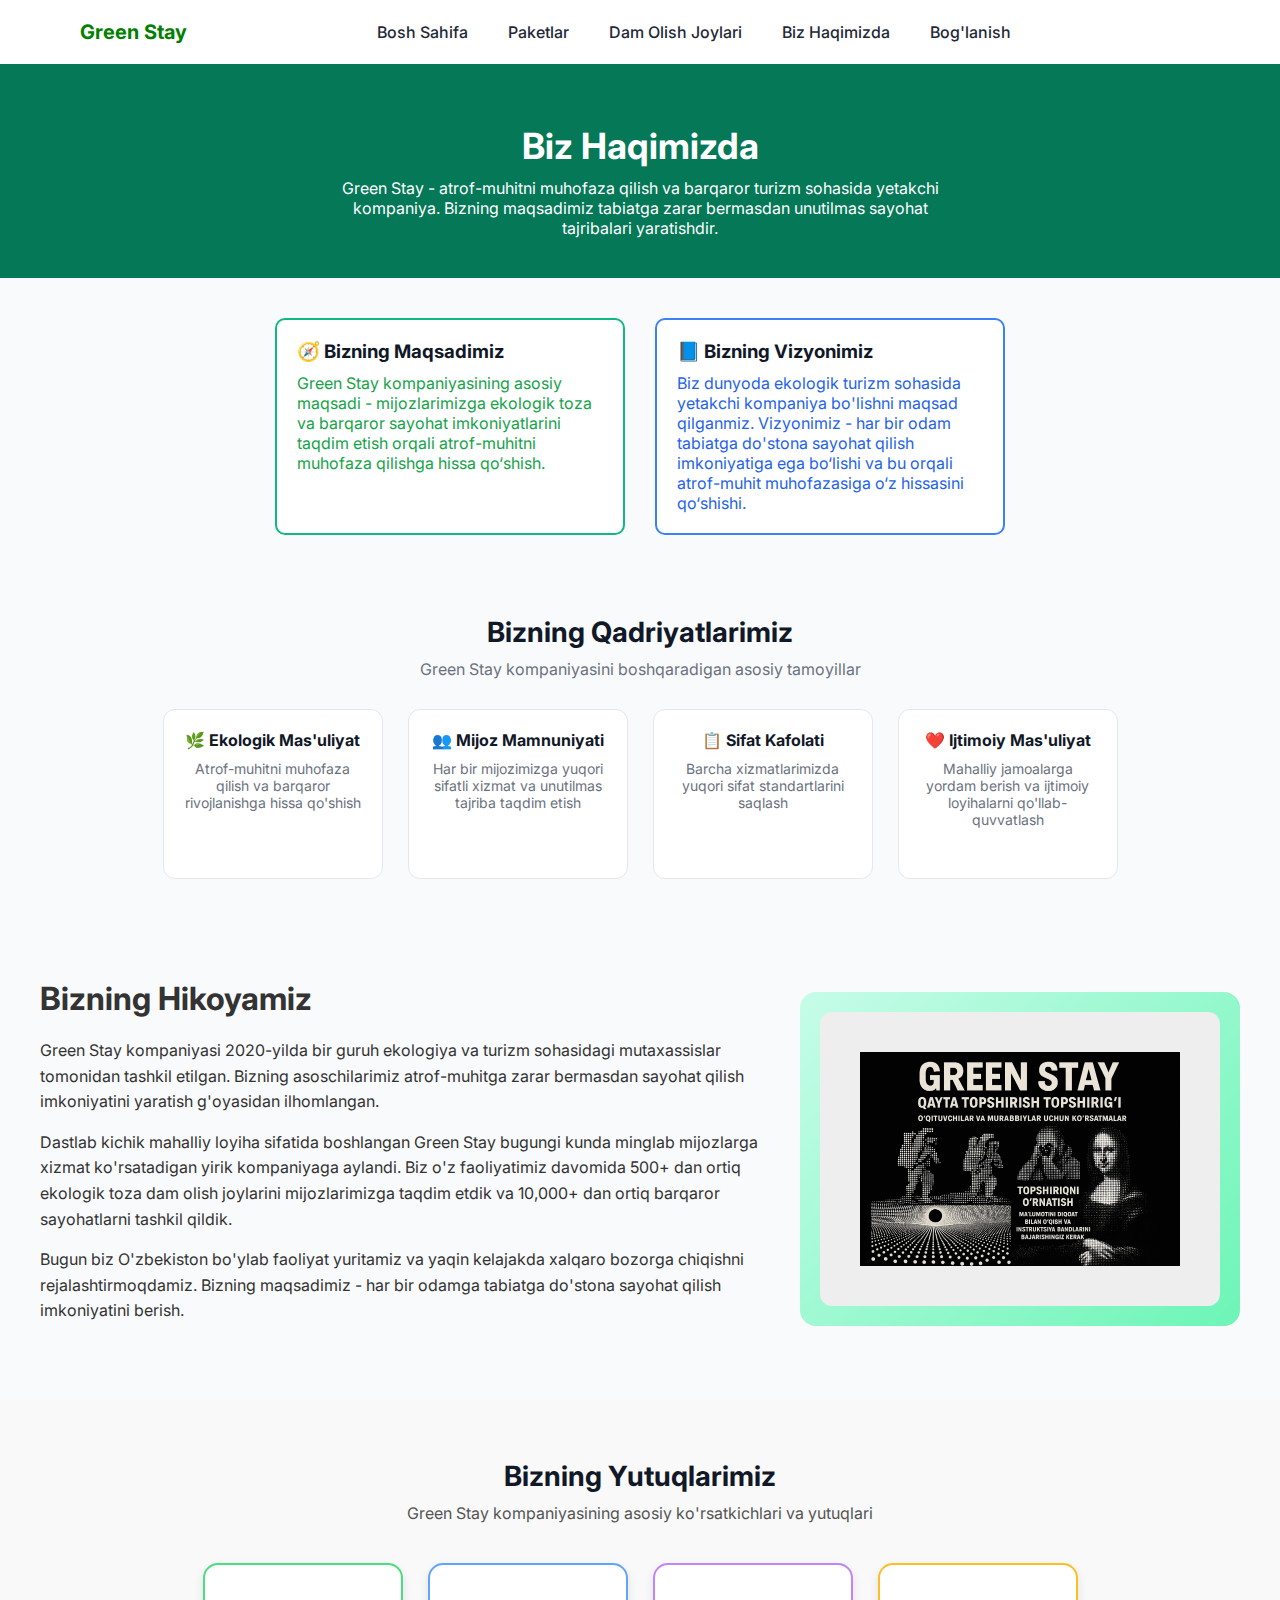
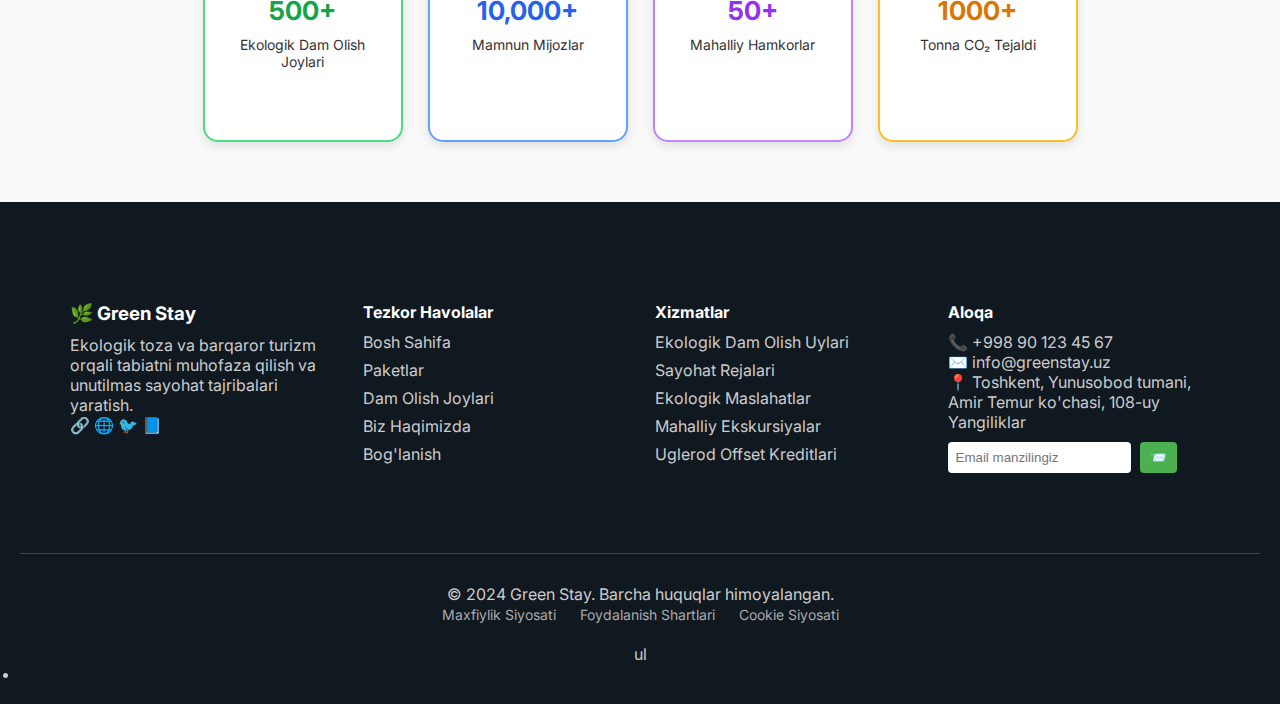
<file: about.html>
<!DOCTYPE html>
<html lang="uz">
<head>
  <meta charset="UTF-8">
  <meta name="viewport" content="width=device-width, initial-scale=1.0">
  <title>Biz Haqimizda - Green Stay</title>
  <link rel="stylesheet" href="about.css">
  <link rel="preconnect" href="https://fonts.googleapis.com">
  <link href="https://fonts.googleapis.com/css2?family=Inter:wght@400;600;700&display=swap" rel="stylesheet">
</head>
<body>

  <nav class="nav-container">
    <div class="nav-inner">
      <div class="logo">Green Stay</div>
      <ul class="nav-menu">
        <li><a href="index.html">Bosh Sahifa</a></li>
        <li><a href="paketlar.html">Paketlar</a></li>
        <li><a href="dam-ol-joy.html">Dam Olish Joylari</a></li>
        <li><a href="about.html">Biz Haqimizda</a></li>
        <li><a href="contact.html">Bog'lanish</a></li>
      </ul>
    </div>
  </nav>



  <header class="hero">
    <h1>Biz Haqimizda</h1>
    <p>Green Stay - atrof-muhitni muhofaza qilish va barqaror turizm sohasida yetakchi kompaniya. Bizning maqsadimiz tabiatga zarar bermasdan unutilmas sayohat tajribalari yaratishdir.</p>
  </header>

  <section class="intro-cards">
    <div class="intro-card green">
      <h3>🧭 Bizning Maqsadimiz</h3>
      <p>Green Stay kompaniyasining asosiy maqsadi - mijozlarimizga ekologik toza va barqaror sayohat imkoniyatlarini taqdim etish orqali atrof-muhitni muhofaza qilishga hissa qo‘shish.</p>
    </div>
    <div class="intro-card blue">
      <h3>📘 Bizning Vizyonimiz</h3>
      <p>Biz dunyoda ekologik turizm sohasida yetakchi kompaniya bo'lishni maqsad qilganmiz. Vizyonimiz - har bir odam tabiatga do'stona sayohat qilish imkoniyatiga ega bo‘lishi va bu orqali atrof-muhit muhofazasiga o‘z hissasini qo‘shishi.</p>
    </div>
  </section>

  <section class="values">
    <h2>Bizning Qadriyatlarimiz</h2>
    <p>Green Stay kompaniyasini boshqaradigan asosiy tamoyillar</p>
    <div class="value-grid">
      <div class="value-card">
        <h4>🌿 Ekologik Mas'uliyat</h4>
        <p>Atrof-muhitni muhofaza qilish va barqaror rivojlanishga hissa qo'shish</p>
      </div>
      <div class="value-card">
        <h4>👥 Mijoz Mamnuniyati</h4>
        <p>Har bir mijozimizga yuqori sifatli xizmat va unutilmas tajriba taqdim etish</p>
      </div>
      <div class="value-card">
        <h4>📋 Sifat Kafolati</h4>
        <p>Barcha xizmatlarimizda yuqori sifat standartlarini saqlash</p>
      </div>
      <div class="value-card">
        <h4>❤️ Ijtimoiy Mas'uliyat</h4>
        <p>Mahalliy jamoalarga yordam berish va ijtimoiy loyihalarni qo'llab-quvvatlash</p>
      </div>
    </div>
  </section>

  <section class="story-sectain">
    <div class="contain">
      <div class="text-contain">
        <h2>Bizning Hikoyamiz</h2>
        <p>
          Green Stay kompaniyasi 2020-yilda bir guruh ekologiya va turizm sohasidagi mutaxassislar tomonidan tashkil etilgan. Bizning asoschilarimiz atrof-muhitga zarar bermasdan sayohat qilish imkoniyatini yaratish g'oyasidan ilhomlangan.
        </p>
        <p>
          Dastlab kichik mahalliy loyiha sifatida boshlangan Green Stay bugungi kunda minglab mijozlarga xizmat ko'rsatadigan yirik kompaniyaga aylandi. Biz o'z faoliyatimiz davomida 500+ dan ortiq ekologik toza dam olish joylarini mijozlarimizga taqdim etdik va 10,000+ dan ortiq barqaror sayohatlarni tashkil qildik.
        </p>
        <p>
          Bugun biz O'zbekiston bo'ylab faoliyat yuritamiz va yaqin kelajakda xalqaro bozorga chiqishni rejalashtirmoqdamiz. Bizning maqsadimiz - har bir odamga tabiatga do'stona sayohat qilish imkoniyatini berish.
        </p>
      </div>
      <div class="image-contain">
        <div class="image-box">
          <img src="9.jpg" alt="Bizning Hikoyamiz">
        </div>
      </div>
    </div>
  </section>

    <section class="stats-section">
        <h2>Bizning Yutuqlarimiz</h2>
        <p>Green Stay kompaniyasining asosiy ko'rsatkichlari va yutuqlari</p>
        <div class="stats-grid">
            <div class="stat-box green">
                <h3>500+</h3>
                <p>Ekologik Dam Olish Joylari</p>
            </div>
            <div class="stat-box blue">
                <h3>10,000+</h3>
                <p>Mamnun Mijozlar</p>
            </div>
            <div class="stat-box purple">
                <h3>50+</h3>
                <p>Mahalliy Hamkorlar</p>
            </div>
            <div class="stat-box orange">
                <h3>1000+</h3>
                <p>Tonna CO₂ Tejaldi</p>
            </div>
        </div>
    </section>

  <footer>
    <div class="container footer-container">
      <div class="footer-col">
        <h3>🌿 Green Stay</h3>
        <p>Ekologik toza va barqaror turizm orqali tabiatni muhofaza qilish va unutilmas sayohat tajribalari yaratish.</p>
        <div class="social-icons">🔗 🌐 🐦 📘</div>
      </div>
      <div class="footer-col">
        <h4>Tezkor Havolalar</h4>
        <ul>
          <li><a href="index.html">Bosh Sahifa</a></li>
          <li><a href="paketlar.html">Paketlar</a></li>
          <li><a href="dam-ol-joy.html">Dam Olish Joylari</a></li>
          <li><a href="about.html">Biz Haqimizda</a></li>
          <li><a href="contact.html">Bog'lanish</a></li>
        </ul>
      </div>
      <div class="footer-col">
        <h4>Xizmatlar</h4>
        <ul>
          <li><a href="#">Ekologik Dam Olish Uylari</a></li>
          <li><a href="#">Sayohat Rejalari</a></li>
          <li><a href="#">Ekologik Maslahatlar</a></li>
          <li><a href="#">Mahalliy Ekskursiyalar</a></li>
          <li><a href="#">Uglerod Offset Kreditlari</a></li>
        </ul>
      </div>
      <div class="footer-col">
        <h4>Aloqa</h4>
        <p>📞 +998 90 123 45 67</p>
        <p>✉️ info@greenstay.uz</p>     
        <p>📍 Toshkent, Yunusobod tumani, Amir Temur ko'chasi, 108-uy</p>
        <form class="newsletter">
          <label>Yangiliklar</label>
          <input type="email" placeholder="Email manzilingiz">
          <button type="submit">📨</button>
        </form>
      </div>
    </div>
    <div class="footer-bottom">
      <p>© 2024 Green Stay. Barcha huquqlar himoyalangan.</p>
      <div class="footer-links">
        <a href="#">Maxfiylik Siyosati</a>
        <a href="#">Foydalanish Shartlari</a>
        <a href="#">Cookie Siyosati</a>
      </div>
      <body>
        <br>ul
        <li></li>
      </body>
    </div>
  </footer>
</body>
</html>
</file>
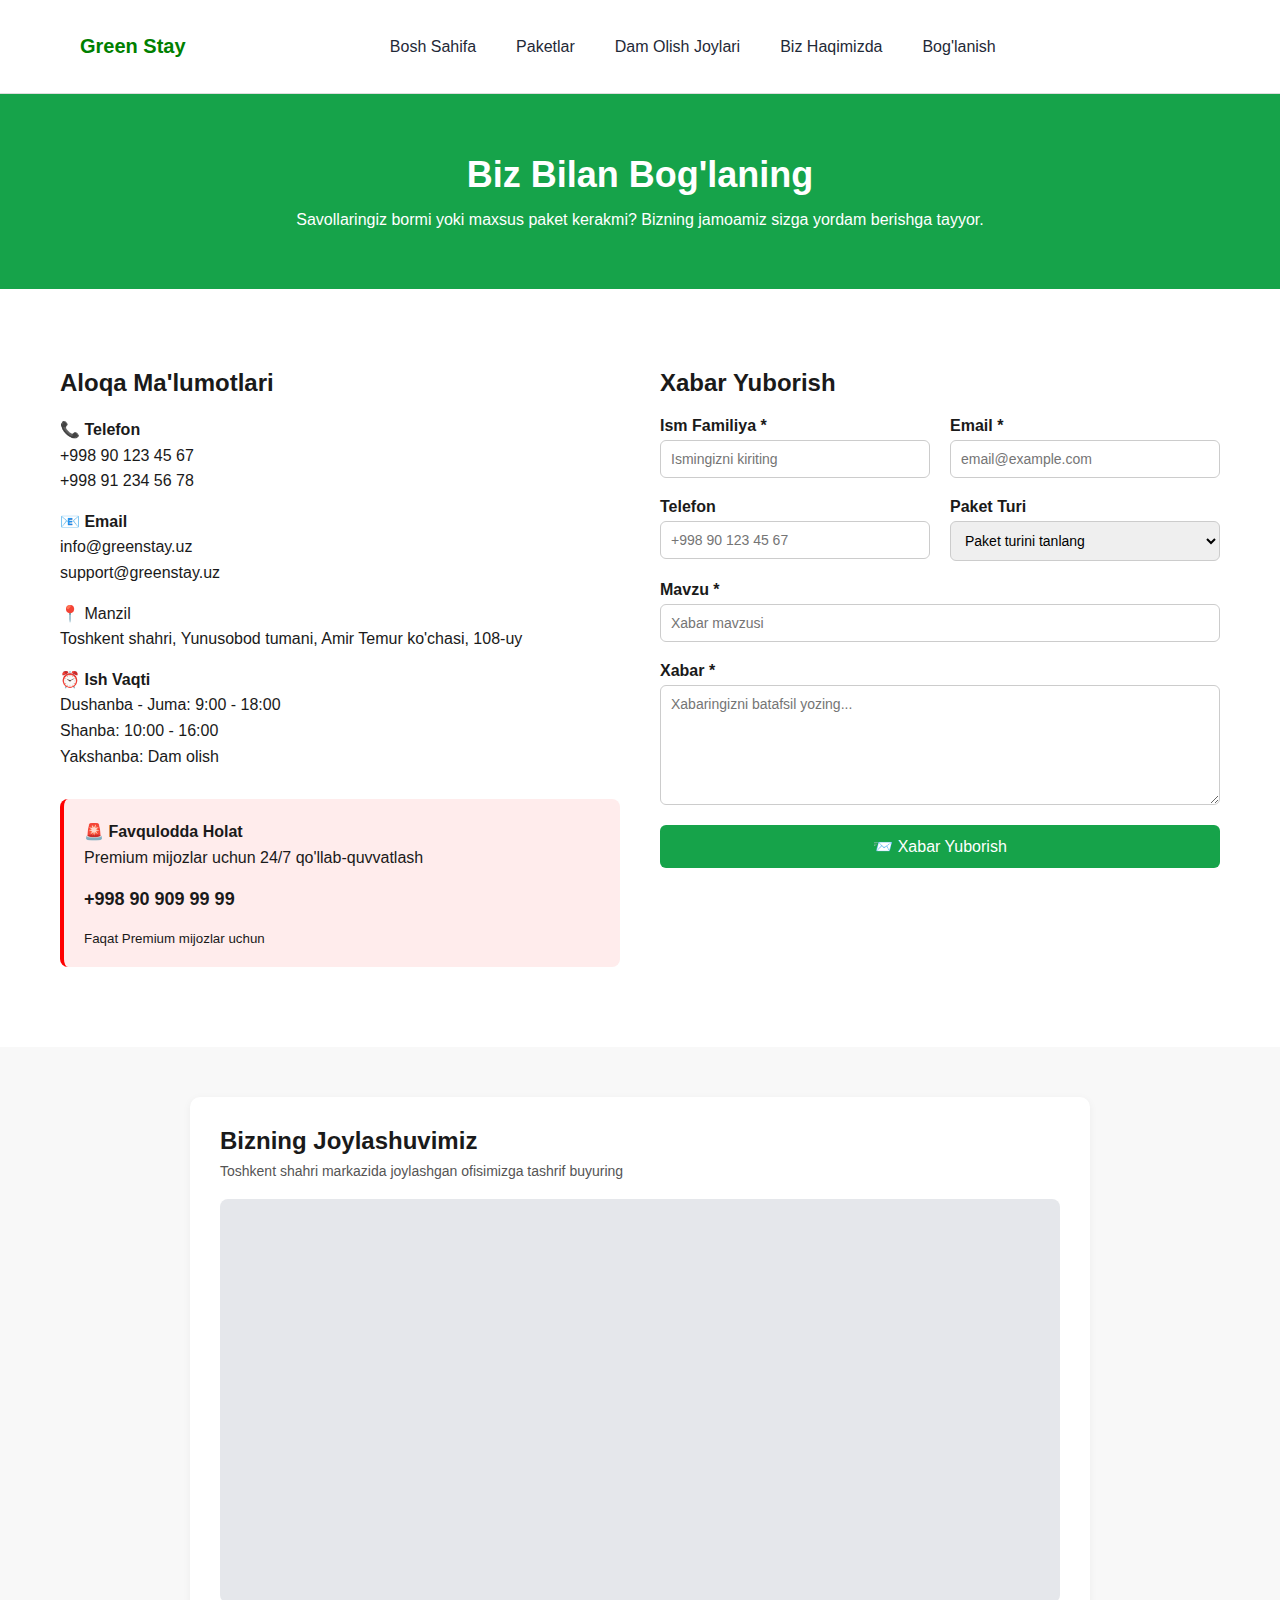
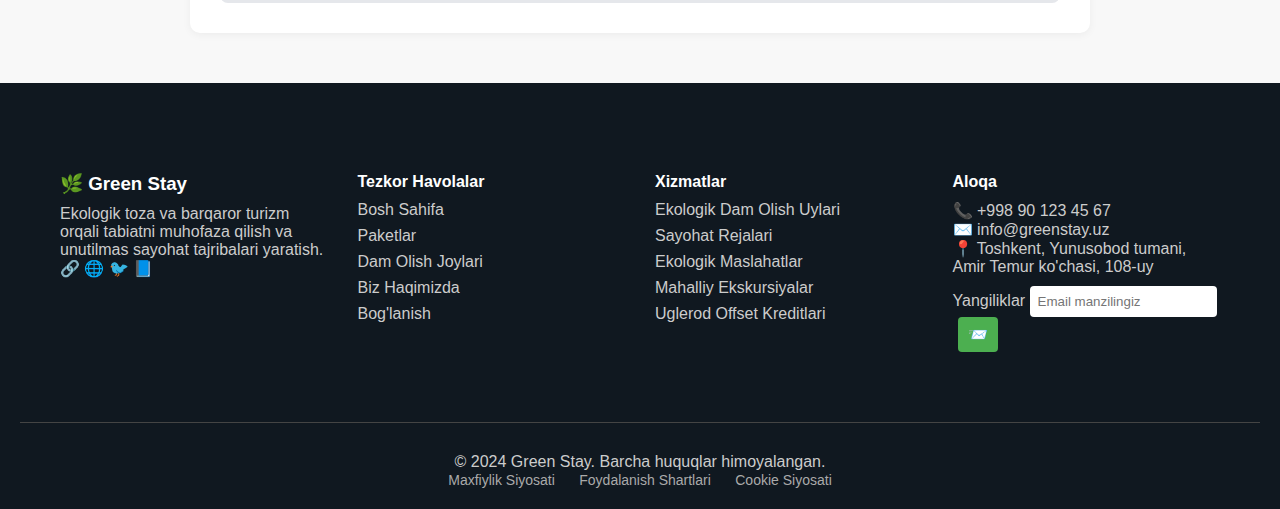
<file: contact.html>
<!DOCTYPE html>
<html lang="uz">
<head>
    <meta charset="UTF-8">
    <title>Biz bilan bog'laning - Green Stay</title>
    <link rel="stylesheet" href="contact.css">
</head>
<body>
    <header class="header">
        <nav class="nav-container">
            <div class="nav-inner">
            <div class="logo">Green Stay</div>
            <ul class="nav-menu">
                <li><a href="index.html">Bosh Sahifa</a></li>
                <li><a href="paketlar.html">Paketlar</a></li>
                <li><a href="dam-ol-joy.html">Dam Olish Joylari</a></li>
                <li><a href="about.html">Biz Haqimizda</a></li>
                <li><a href="contact.html">Bog'lanish</a></li>
            </ul>
            </div>
        </nav>
    </header>

    <section class="contact-hero">
        <h1>Biz Bilan Bog'laning</h1>
        <p>Savollaringiz bormi yoki maxsus paket kerakmi? Bizning jamoamiz sizga yordam berishga tayyor.</p>
    </section>

    <section class="contact-section">
        <div class="container">
            <div class="contact-info">
                <h3>Aloqa Ma'lumotlari</h3>
                <p><strong>📞 Telefon</strong><br> +998 90 123 45 67<br> +998 91 234 56 78</p>
                <p><strong>📧 Email</strong><br> info@greenstay.uz<br> support@greenstay.uz</p>
                <p><strong📍>📍 Manzil</strong><br> Toshkent shahri, Yunusobod tumani, Amir Temur ko'chasi, 108-uy</p>
                <p><strong>⏰ Ish Vaqti</strong><br> Dushanba - Juma: 9:00 - 18:00<br> Shanba: 10:00 - 16:00<br> Yakshanba: Dam olish</p>

                <div class="alert-box">
                    <p><strong>🚨 Favqulodda Holat</strong><br> Premium mijozlar uchun 24/7 qo'llab-quvvatlash</p>
                    <p class="phone">+998 90 909 99 99</p>
                    <small>Faqat Premium mijozlar uchun</small>
                </div>
            </div>

            <div class="contact-form">
                <h3>Xabar Yuborish</h3>
                <form>
                    <div class="row">
                        <div class="input-group">
                            <label>Ism Familiya *</label>
                            <input type="text" placeholder="Ismingizni kiriting" required>
                        </div>
                        <div class="input-group">
                            <label>Email *</label>
                            <input type="email" placeholder="email@example.com" required>
                        </div>
                    </div>

                    <div class="row">
                        <div class="input-group">
                            <label>Telefon</label>
                            <input type="tel" placeholder="+998 90 123 45 67">
                        </div>
                        <div class="input-group">
                            <label>Paket Turi</label>
                            <select>
                                <option>Paket turini tanlang</option>
                                <option>Standard</option>
                                <option>Premium</option>
                                <option>Ekologik</option>
                            </select>
                        </div>
                    </div>

                    <div class="input-group">
                        <label>Mavzu *</label>
                        <input type="text" placeholder="Xabar mavzusi" required>
                    </div>

                    <div class="input-group">
                        <label>Xabar *</label>
                        <textarea placeholder="Xabaringizni batafsil yozing..." required></textarea>
                    </div>

                    <button type="submit">📨 Xabar Yuborish</button>
                </form>
            </div>
        </div>
    </section>

    <section class="location-box">
        <h2>Bizning Joylashuvimiz</h2>
        <p>Toshkent shahri markazida joylashgan ofisimizga tashrif buyuring</p>
        <div class="map-wrapper">
            <iframe 
                src="https://www.google.com/maps/embed?pb=!1m18!1m12!1m3!1d2995.980234814952!2d69.2810781154165!3d41.338525979269166!2m3!1f0!2f0!3f0!3m2!1i1024!2i768!4f13.1!3m3!1m2!1s0x38aef4c94050fb75%3A0xc8b89c9f05e53f2b!2sAmir%20Temur%20ko&#39;chasi%2C%20108%2C%20Tashkent!5e0!3m2!1sen!2s!4v1652032689701!5m2!1sen!2s" 
                width="100%" 
                height="400" 
                style="border:0;" 
                allowfullscreen="" 
                loading="lazy" 
                referrerpolicy="no-referrer-when-downgrade">
            </iframe>
        </div>
    </section>

    <footer>
    <div class="container footer-container">
        <div class="footer-col">
            <h3>🌿 Green Stay</h3>
            <p>Ekologik toza va barqaror turizm orqali tabiatni muhofaza qilish va unutilmas sayohat tajribalari yaratish.</p>
            <div class="social-icons">🔗 🌐 🐦 📘</div>
        </div>
        <div class="footer-col">
        <h4>Tezkor Havolalar</h4>
            <ul>
                <li><a href="#">Bosh Sahifa</a></li>
                <li><a href="#">Paketlar</a></li>
                <li><a href="#">Dam Olish Joylari</a></li>
                <li><a href="#">Biz Haqimizda</a></li>
                <li><a href="#">Bog'lanish</a></li>
            </ul>
        </div>
        <div class="footer-col">
        <h4>Xizmatlar</h4>
            <ul>
                <li><a href="#">Ekologik Dam Olish Uylari</a></li>
                <li><a href="#">Sayohat Rejalari</a></li>
                <li><a href="#">Ekologik Maslahatlar</a></li>
                <li><a href="#">Mahalliy Ekskursiyalar</a></li>
                <li><a href="#">Uglerod Offset Kreditlari</a></li>
            </ul>
        </div>
        <div class="footer-col">
        <h4>Aloqa</h4>
        <p>📞 +998 90 123 45 67</p>
        <p>✉️ info@greenstay.uz</p>
        <p>📍 Toshkent, Yunusobod tumani, Amir Temur ko'chasi, 108-uy</p>
            <form class="newsletter">
                <label>Yangiliklar</label>
                <input type="email" placeholder="Email manzilingiz">
                <button type="submit">📨</button>
            </form>
        </div>
    </div>
    <div class="footer-bottom">
        <p>© 2024 Green Stay. Barcha huquqlar himoyalangan.</p>
        <div class="footer-links">
        <a href="#">Maxfiylik Siyosati</a>
        <a href="#">Foydalanish Shartlari</a>
        <a href="#">Cookie Siyosati</a>
        </div>
    </div>
    </footer>

</body>
</html>
</file>
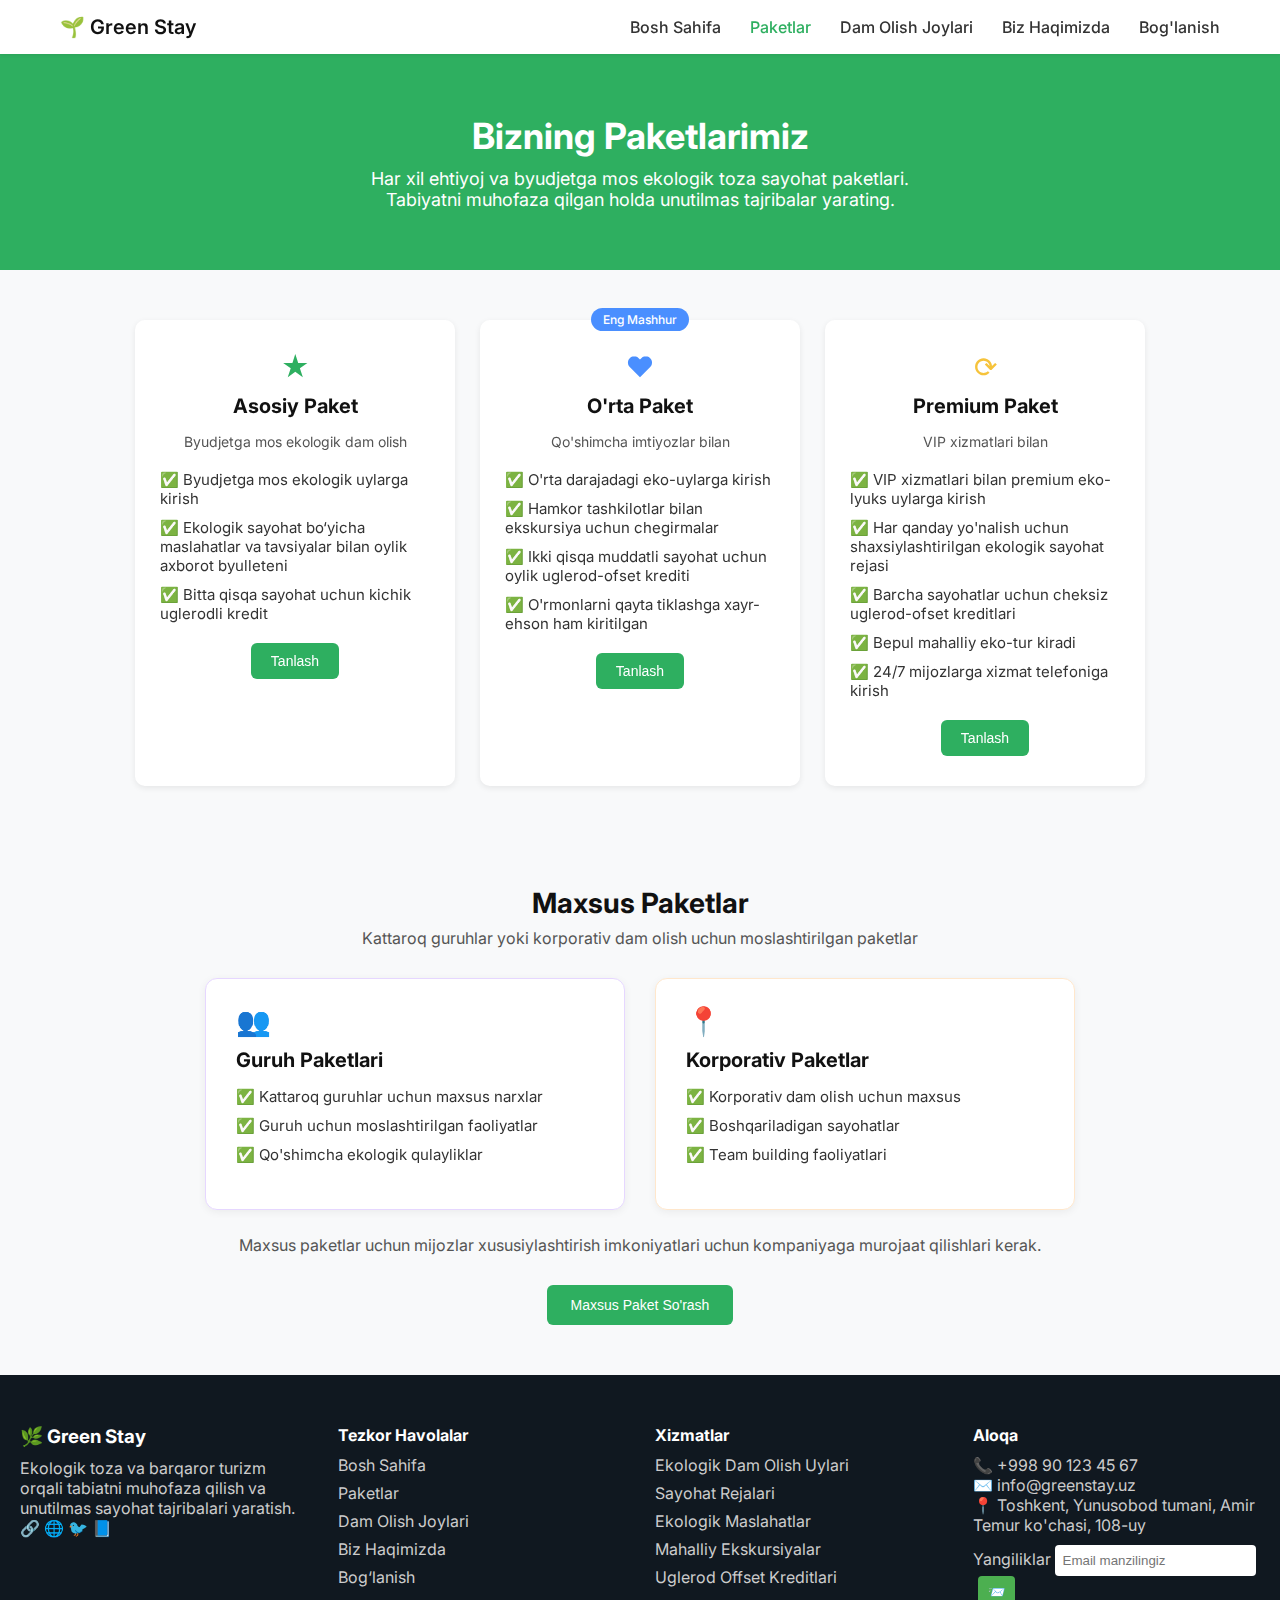
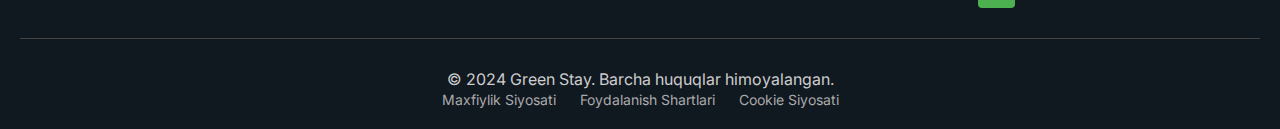
<file: paketlar.html>
<!DOCTYPE html>
<html lang="uz">
<head>
    <meta charset="UTF-8">
    <meta name="viewport" content="width=device-width, initial-scale=1.0">
    <title>Green Stay - Paketlar</title>
    <link rel="stylesheet" href="paketlar.css">
    <link href="https://fonts.googleapis.com/css2?family=Inter:wght@400;600;700&display=swap" rel="stylesheet">
</head>
<body>
    <header class="header">
        <div class="logo">🌱 Green Stay</div>
        <nav class="nav">
            <a href="index.html">Bosh Sahifa</a>
            <a href="#" class="active">Paketlar</a>
            <a href="dam-ol-joy.html">Dam Olish Joylari</a>
            <a href="about.html">Biz Haqimizda</a>
            <a href="contact.html">Bog'lanish</a>
        </nav>
    </header>

    <section class="hero">
        <h1>Bizning Paketlarimiz</h1>
        <p>Har xil ehtiyoj va byudjetga mos ekologik toza sayohat paketlari. Tabiyatni muhofaza qilgan holda unutilmas tajribalar yarating.</p>
    </section>

      <section class="paketlar">
        <div class="paket">
            <div class="icon green">★</div>
            <h3>Asosiy Paket</h3>
            <p>Byudjetga mos ekologik dam olish</p>
            <ul>
                <li>✅ Byudjetga mos ekologik uylarga kirish</li>
                <li>✅ Ekologik sayohat bo‘yicha maslahatlar va tavsiyalar bilan oylik axborot byulleteni</li>
                <li>✅ Bitta qisqa sayohat uchun kichik uglerodli kredit</li>
            </ul>
            <button>Tanlash</button>
        </div>

        <div class="paket orta">
            <div class="badge">Eng Mashhur</div>
            <div class="icon blue">♥</div>
            <h3>O'rta Paket</h3>
            <p>Qo'shimcha imtiyozlar bilan</p>
            <ul>
                <li>✅ O'rta darajadagi eko-uylarga kirish</li>
                <li>✅ Hamkor tashkilotlar bilan ekskursiya uchun chegirmalar</li>
                <li>✅ Ikki qisqa muddatli sayohat uchun oylik uglerod-ofset krediti</li>
                <li>✅ O'rmonlarni qayta tiklashga xayr-ehson ham kiritilgan</li>
            </ul>
            <button>Tanlash</button>
        </div>

        <div class="paket">
            <div class="icon yellow">⟳</div>
            <h3>Premium Paket</h3>
            <p>VIP xizmatlari bilan</p>
            <ul>
                <li>✅ VIP xizmatlari bilan premium eko-lyuks uylarga kirish</li>
                <li>✅ Har qanday yo'nalish uchun shaxsiylashtirilgan ekologik sayohat rejasi</li>
                <li>✅ Barcha sayohatlar uchun cheksiz uglerod-ofset kreditlari</li>
                <li>✅ Bepul mahalliy eko-tur kiradi</li>
                <li>✅ 24/7 mijozlarga xizmat telefoniga kirish</li>
            </ul>
            <button>Tanlash</button>
        </div>
      </section>

    <section class="maxsus-paketlar">
      <h2>Maxsus Paketlar</h2>
      <p>Kattaroq guruhlar yoki korporativ dam olish uchun moslashtirilgan paketlar</p>

      <div class="paket-box">
        <!-- Guruh Paketlari -->
        <div class="paket guruh">
          <div class="icon purple">👥</div>
          <h3>Guruh Paketlari</h3>
          <ul>
            <li>✅ Kattaroq guruhlar uchun maxsus narxlar</li>
            <li>✅ Guruh uchun moslashtirilgan faoliyatlar</li>
            <li>✅ Qo'shimcha ekologik qulayliklar</li>
          </ul>
        </div>

        <div class="paket korporativ">
          <div class="icon orange">📍</div>
            <h3>Korporativ Paketlar</h3>
            <ul>
              <li>✅ Korporativ dam olish uchun maxsus</li>
              <li>✅ Boshqariladigan sayohatlar</li>
              <li>✅ Team building faoliyatlari</li>
            </ul>
        </div>
      </div>

      <p class="izoh">
          Maxsus paketlar uchun mijozlar xususiylashtirish imkoniyatlari uchun kompaniyaga murojaat qilishlari kerak.
      </p>
      <button class="btn-yashil">Maxsus Paket So'rash</button>
    </section>

    <footer>
      <div class="container footer-container">
        <div class="footer-col">
          <h3>🌿 Green Stay</h3>
          <p>Ekologik toza va barqaror turizm orqali tabiatni muhofaza qilish va unutilmas sayohat tajribalari yaratish.</p>
          <div class="social-icons">🔗 🌐 🐦 📘</div>
        </div>
        <div class="footer-col">
          <h4>Tezkor Havolalar</h4>
          <ul>
            <li><a href="#">Bosh Sahifa</a></li>
            <li><a href="#">Paketlar</a></li>
            <li><a href="#">Dam Olish Joylari</a></li>
            <li><a href="#">Biz Haqimizda</a></li>
            <li><a href="#">Bog‘lanish</a></li>
          </ul>
        </div>
        <div class="footer-col">
          <h4>Xizmatlar</h4>
          <ul>
            <li><a href="#">Ekologik Dam Olish Uylari</a></li>
            <li><a href="#">Sayohat Rejalari</a></li>
            <li><a href="#">Ekologik Maslahatlar</a></li>
            <li><a href="#">Mahalliy Ekskursiyalar</a></li>
            <li><a href="#">Uglerod Offset Kreditlari</a></li>
          </ul>
        </div>
        <div class="footer-col">
          <h4>Aloqa</h4>
          <p>📞 +998 90 123 45 67</p>
          <p>✉️ info@greenstay.uz</p>
          <p>📍 Toshkent, Yunusobod tumani, Amir Temur ko'chasi, 108-uy</p>
          <form class="newsletter">
            <label>Yangiliklar</label>
            <input type="email" placeholder="Email manzilingiz">
            <button type="submit">📨</button>
          </form>
        </div>
      </div>
      <div class="footer-bottom">
        <p>© 2024 Green Stay. Barcha huquqlar himoyalangan.</p>
        <div class="footer-links">
          <a href="#">Maxfiylik Siyosati</a>
          <a href="#">Foydalanish Shartlari</a>
          <a href="#">Cookie Siyosati</a>
        </div>
      </div>
    </footer>

</body>
</html>
</file>
<file: about.css>
* {
  margin: 0;
  padding: 0;
  box-sizing: border-box;
}

body {
  font-family: 'Inter', sans-serif;
  background-color: #f9fafb;
  color: #111827;
}

.container {
  display: flex;
  flex-wrap: wrap;
  padding: 50px;
  gap: 40px;
  justify-content: center;
  align-items: flex-start;
}


.nav-container {
  background-color: #ffffff;
  padding: 20px 0;
}

.nav-inner {
  max-width: 1200px;
  margin: 0 auto;
  padding: 0 40px;
  display: flex;
  align-items: center;
  justify-content: space-between;
  position: relative;
}

.logo {
  font-size: 20px;
  font-weight: 700;
  color: green;
}

.nav-menu {
  list-style: none;
  display: flex;
  gap: 40px;
  margin: 0 auto;
  padding: 0;
}

.nav-menu li a {
  text-decoration: none;
  font-size: 16px;
  color: #1f2937;
  font-weight: 500;
  transition: 0.3s;
}

.nav-menu li a:hover,
.nav-menu li a.active {
  color: green;
  text-decoration: underline;
  text-underline-offset: 4px;
}


.hero {
  background-color: #047857;
  color: white;
  text-align: center;
  padding: 60px 20px 40px;
}

.hero h1 {
  font-size: 36px;
  margin-bottom: 10px;
}

.hero p {
  max-width: 600px;
  margin: 0 auto;
  font-size: 16px;
}

.intro-cards {
  display: flex;
  flex-wrap: wrap;
  justify-content: center;
  gap: 30px;
  margin: 40px 20px;
}

.intro-card {
  width: 350px;
  padding: 20px;
  border: 1.5px solid #d1d5db;
  border-radius: 10px;
  background-color: #fff;
}

.intro-card.green {
  border-color: #10b981;
}

.intro-card.blue {
  border-color: #3b82f6;
}

.intro-card h3 {
  margin-bottom: 10px;
  color: #111827;
}

.values {
  text-align: center;
  padding: 40px 20px;
}

.values h2 {
  font-size: 28px;
  margin-bottom: 10px;
}

.values p {
  margin-bottom: 30px;
  color: #6b7280;
}

.value-grid {
  display: flex;
  flex-wrap: wrap;
  justify-content: center;
  gap: 25px;
}

.value-card {
  width: 220px;
  background: #ffffff;
  border: 1px solid #e5e7eb;
  border-radius: 12px;
  padding: 20px;
  text-align: center;
}

.value-card h4 {
  margin-bottom: 10px;
  font-size: 16px;
  color: #111827;
}

.value-card p {
  font-size: 14px;
  color: #6b7280;
}



.story-sectain {
  padding: 60px 20px;
}

.contain {
  display: flex;
  max-width: 1200px;
  margin: 0 auto;
  align-items: center;
  justify-content: space-between;
  gap: 40px;
  flex-wrap: wrap;
}

.text-contain {
  flex: 1 1 500px;
  color: #333;
}

.text-contain h2 {
  font-size: 32px;
  font-weight: 700;
  margin-bottom: 20px;
}

.text-contain p {
  font-size: 16px;
  line-height: 1.6;
  margin-bottom: 15px;
}

.image-cont {
  flex: 1 1 400px;
  display: flex;
  justify-content: center;
  align-items: center;
}

.image-box {
  background: linear-gradient(135deg, #c6fce9, #6df5b6);
  padding: 20px;
  border-radius: 16px;
  display: flex;
  justify-content: center;
  align-items: center;
}

.image-box img {
  width: 100%;
  max-width: 400px;
  height: auto;
  background-color: #eee;
  border-radius: 12px;
  padding: 40px;
  object-fit: cover;
}



.text-content {
    flex: 1 1 500px;
}

.text-content h2 {
    font-size: 32px;
    font-weight: bold;
    margin-bottom: 20px;
}

.text-content p {
    font-size: 16px;
    line-height: 1.7;
    margin-bottom: 15px;
}

.image-content {
    flex: 1 1 300px;
    display: flex;
    justify-content: center;
    align-items: center;
}

.placeholder-image {
    background: linear-gradient(to bottom right, #c3f2d4, #baf0ec);
    padding: 20px;
    border-radius: 20px;
    width: 300px;
    height: 300px;
    display: flex;
    justify-content: center;
    align-items: center;
}

.placeholder-image img {
    max-width: 100%;
    max-height: 100%;
    border-radius: 12px;
}

.stats-section {
    text-align: center;
    padding: 60px 20px;
    background-color: #f9f9f9;
}

.stats-section h2 {
    font-size: 28px;
    margin-bottom: 10px;
}

.stats-section p {
    font-size: 16px;
    margin-bottom: 40px;
    color: #555;
}

.stats-grid {
    display: flex;
    flex-wrap: wrap;
    justify-content: center;
    gap: 25px;
}

.stat-box {
    padding: 30px;
    border-radius: 15px;
    width: 200px;
    box-shadow: 0 4px 10px rgba(0,0,0,0.1);
    background-color: white;
    transition: transform 0.3s ease;
}

.stat-box:hover {
    transform: translateY(-5px);
}

.stat-box h3 {
    font-size: 26px;
    margin-bottom: 10px;
}

.stat-box p {
    font-size: 14px;
    color: #333;
}

.green {
    border: 2px solid #4ade80;
    color: #16a34a;
}

.blue {
    border: 2px solid #60a5fa;
    color: #2563eb;
}

.purple {
    border: 2px solid #c084fc;
    color: #9333ea;
}

.orange {
    border: 2px solid #fbbf24;
    color: #d97706;
}


footer {
  background: #101820;
  color: #ccc;
  padding: 50px 20px 20px;
}

.footer-container {
  display: flex;
  flex-wrap: wrap;
  gap: 30px;
  justify-content: space-between;
}

.footer-col {
  flex: 1 1 200px;
}

.footer-col h4,
.footer-col h3 {
  color: #fff;
  margin-bottom: 10px;
}

.footer-col ul {
  list-style: none;
  padding: 0;
}

.footer-col ul li {
  margin-bottom: 8px;
}

.footer-col ul li a {
  color: #ccc;
  text-decoration: none;
}

.newsletter input {
  width: 70%;
  padding: 8px;
  margin-top: 10px;
  border-radius: 4px;
  border: none;
}

.newsletter button {
  background: #4caf50;
  border: none;
  color: white;
  padding: 8px 10px;
  margin-left: 5px;
  cursor: pointer;
  border-radius: 4px;
}

.footer-bottom {
  text-align: center;
  padding-top: 30px;
  border-top: 1px solid #444;
  margin-top: 30px;
}

.footer-links a {
  color: #aaa;
  margin: 0 10px;
  text-decoration: none;
  font-size: 14px;
}
</file>
<file: contact.css>
* {
    box-sizing: border-box;
    margin: 0;
    padding: 0;
    font-family: Arial, sans-serif;
}

body {
    background-color: #f8f8f8;
    color: #1a1a1a;
}

.container {
    max-width: 1200px;
    margin: 0 auto;
    padding: 40px 20px;
    display: flex;
    flex-wrap: wrap;
    gap: 40px;
    justify-content: space-between;
}

.header {
    background: white;
    border-bottom: 1px solid #ddd;
    padding: 15px 30px;
}

.header .container {
    display: flex;
    justify-content: space-between;
    align-items: center;
}

.logo {
    font-weight: bold;
    font-size: 22px;
    color: #2f855a;
}

.nav-container {
  background-color: #ffffff;
  padding: 20px 0;
}

.nav-inner {
  max-width: 1200px;
  margin: 0 auto;
  padding: 0 40px;
  display: flex;
  align-items: center;
  justify-content: space-between;
  position: relative;
}

.logo {
  font-size: 20px;
  font-weight: 700;
  color: green;
}

.nav-menu {
  list-style: none;
  display: flex;
  gap: 40px;
  margin: 0 auto;
  padding: 0;
}

.nav-menu li a {
  text-decoration: none;
  font-size: 16px;
  color: #1f2937;
  font-weight: 500;
  transition: 0.3s;
}

.nav-menu li a:hover,
.nav-menu li a.active {
  color: green;
  text-decoration: underline;
  text-underline-offset: 4px;
}


.contact-hero {
    background-color: #16a34a;
    color: white;
    text-align: center;
    padding: 60px 20px;
}

.contact-hero h1 {
    font-size: 36px;
    margin-bottom: 15px;
}

.contact-section {
    background: white;
    padding: 40px 0;
}

.contact-info, .contact-form {
    flex: 1 1 450px;
}

.contact-info h3, .contact-form h3 {
    margin-bottom: 20px;
    font-size: 24px;
}

.contact-info p {
    margin-bottom: 15px;
    line-height: 1.6;
}

.alert-box {
    margin-top: 30px;
    background-color: #ffecec;
    padding: 20px;
    border-left: 4px solid red;
    border-radius: 8px;
}

.alert-box .phone {
    font-size: 18px;
    font-weight: bold;
    margin-top: 10px;
}

.contact-form form {
    display: flex;
    flex-direction: column;
    gap: 20px;
}

.row {
    display: flex;
    gap: 20px;
    flex-wrap: wrap;
}

.input-group {
    flex: 1;
    display: flex;
    flex-direction: column;
}

.input-group label {
    font-weight: bold;
    margin-bottom: 5px;
}

.input-group input,
.input-group select,
.input-group textarea {
    padding: 10px;
    border: 1px solid #ccc;
    border-radius: 6px;
    font-size: 14px;
}

textarea {
    resize: vertical;
    height: 120px;
}

button {
    background-color: #16a34a;
    color: white;
    padding: 12px 20px;
    border: none;
    font-size: 16px;
    border-radius: 6px;
    cursor: pointer;
    transition: background 0.3s ease;
}

button:hover {
    background-color: #15803d;
}

.location-box {
    background-color: #fff;
    margin: 50px auto;
    max-width: 900px;
    padding: 30px;
    border-radius: 10px;
    box-shadow: 0 2px 8px rgba(0,0,0,0.05);
}

.location-box h2 {
    font-size: 24px;
    font-weight: bold;
    margin-bottom: 8px;
}

.location-box p {
    font-size: 14px;
    color: #555;
    margin-bottom: 20px;
}

.map-wrapper {
    border-radius: 8px;
    overflow: hidden;
    background-color: #e5e7eb; 
}


footer {
  background: #101820;
  color: #ccc;
  padding: 50px 20px 20px;
}

.footer-container {
  display: flex;
  flex-wrap: wrap;
  gap: 30px;
  justify-content: space-between;
}

.footer-col {
  flex: 1 1 200px;
}

.footer-col h4,
.footer-col h3 {
  color: #fff;
  margin-bottom: 10px;
}

.footer-col ul {
  list-style: none;
  padding: 0;
}

.footer-col ul li {
  margin-bottom: 8px;
}

.footer-col ul li a {
  color: #ccc;
  text-decoration: none;
}

.newsletter input {
  width: 70%;
  padding: 8px;
  margin-top: 10px;
  border-radius: 4px;
  border: none;
}

.newsletter button {
  background: #4caf50;
  border: none;
  color: white;
  padding: 8px 10px;
  margin-left: 5px;
  cursor: pointer;
  border-radius: 4px;
}

.footer-bottom {
  text-align: center;
  padding-top: 30px;
  border-top: 1px solid #444;
  margin-top: 30px;
}

.footer-links a {
  color: #aaa;
  margin: 0 10px;
  text-decoration: none;
  font-size: 14px;
}
</file>
<file: paketlar.css>
* {
    margin: 0;
    padding: 0;
    box-sizing: border-box;
}

body {
    font-family: 'Inter', sans-serif;
    background: #f8f9fa;
    color: #111;
}

.header {
    display: flex;
    justify-content: space-between;
    align-items: center;
    padding: 15px 60px;
    background: #fff;
    box-shadow: 0 1px 4px rgba(0,0,0,0.08);
    position: sticky;
    top: 0;
}

.logo {
    font-weight: 600;
    font-size: 20px;
}

.nav a {
    margin-left: 25px;
    text-decoration: none;
    color: #333;
    font-weight: 500;
}

.nav a.active {
    color: #2eaf60;
}

.hero {
    background: #2eaf60;
    text-align: center;
    color: white;
    padding: 60px 20px;
}

.hero h1 {
    font-size: 36px;
    margin-bottom: 10px;
}

.hero p {
    font-size: 18px;
    max-width: 600px;
    margin: auto;
}

.paketlar {
    display: flex;
    justify-content: center;
    gap: 25px;
    padding: 50px 60px;
    flex-wrap: wrap;
}

.paket {
    background: #fff;
    border-radius: 10px;
    padding: 30px 25px;
    width: 320px;
    box-shadow: 0 2px 6px rgba(0,0,0,0.08);
    position: relative;
    text-align: center;
}

.paket .icon {
    font-size: 28px;
    margin-bottom: 10px;
}

.green { color: #2eaf60; }
.blue { color: #4a8fff; }
.yellow { color: #f6c33b; }

.paket h3 {
    font-size: 22px;
    margin-bottom: 5px;
}

.paket p {
    color: #555;
    font-size: 14px;
    margin-bottom: 20px;
}

.paket ul {
    text-align: left;
    margin-bottom: 20px;
    font-size: 14px;
    color: #333;
}

.paket ul li {
    margin-bottom: 10px;
}

button {
    background: #2eaf60;
    border: none;
    color: #fff;
    padding: 10px 20px;
    border-radius: 6px;
    cursor: pointer;
    font-size: 14px;
    transition: background 0.3s;
}

button:hover {
    background: #279550;
}

.badge {
    position: absolute;
    top: -12px;
    left: 50%;
    transform: translateX(-50%);
    background: #4a8fff;
    color: white;
    font-size: 12px;
    padding: 4px 12px;
    border-radius: 20px;
    font-weight: 500;
}


.maxsus-paketlar {
    text-align: center;
    padding: 50px 20px;
    max-width: 1200px;
    margin: 0 auto;
}

.maxsus-paketlar h2 {
    font-size: 28px;
    margin-bottom: 8px;
}

.maxsus-paketlar > p {
    color: #555;
    font-size: 16px;
    margin-bottom: 30px;
}

.paket-box {
    display: flex;
    justify-content: center;
    gap: 30px;
    margin-bottom: 25px;
    flex-wrap: wrap;
}

.paket-box .paket {
    background: #fff;
    border-radius: 12px;
    border: 1px solid #eee;
    padding: 25px 30px;
    width: 420px;
    box-shadow: 0 2px 8px rgba(0,0,0,0.06);
    text-align: left;
    position: relative;
}

.paket.guruh {
    border: 1px solid #e6d7ff;
}

.paket.korporativ {
    border: 1px solid #ffe7cc;
}

.icon {
    font-size: 26px;
    margin-bottom: 12px;
}

.purple { color: #8b5cf6; }
.orange { color: #f59e0b; }

.paket h3 {
    font-size: 20px;
    margin-bottom: 15px;
}

.paket ul {
    list-style: none;
    color: #333;
    font-size: 15px;
}

.paket ul li {
    margin-bottom: 10px;
}

.izoh {
    color: #444;
    font-size: 14px;
    margin-bottom: 15px;
}

.btn-yashil {
    background: #2eaf60;
    color: white;
    border: none;
    padding: 12px 24px;
    font-size: 14px;
    border-radius: 6px;
    cursor: pointer;
    transition: background 0.3s;
}

.btn-yashil:hover {
    background: #279550;
}


footer {
  background: #101820;
  color: #ccc;
  padding: 50px 20px 20px;
}

.footer-container {
  display: flex;
  flex-wrap: wrap;
  gap: 30px;
  justify-content: space-between;
}

.footer-col {
  flex: 1 1 200px;
}

.footer-col h4,
.footer-col h3 {
  color: #fff;
  margin-bottom: 10px;
}

.footer-col ul {
  list-style: none;
  padding: 0;
}

.footer-col ul li {
  margin-bottom: 8px;
}

.footer-col ul li a {
  color: #ccc;
  text-decoration: none;
}

.newsletter input {
  width: 70%;
  padding: 8px;
  margin-top: 10px;
  border-radius: 4px;
  border: none;
}

.newsletter button {
  background: #4caf50;
  border: none;
  color: white;
  padding: 8px 10px;
  margin-left: 5px;
  cursor: pointer;
  border-radius: 4px;
}

.footer-bottom {
  text-align: center;
  padding-top: 30px;
  border-top: 1px solid #444;
  margin-top: 30px;
}

.footer-links a {
  color: #aaa;
  margin: 0 10px;
  text-decoration: none;
  font-size: 14px;
}
</file>
